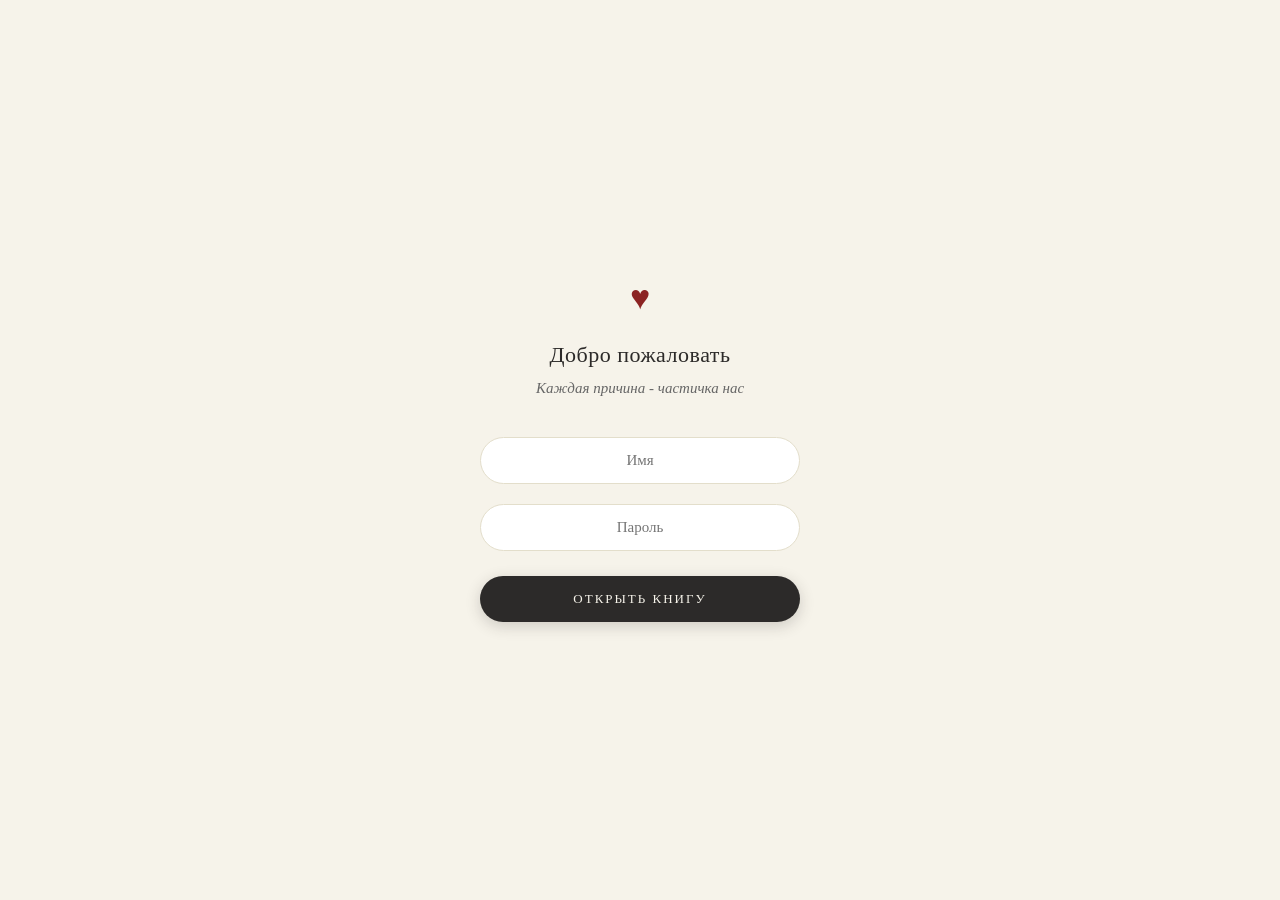
<file: index.html>
<!DOCTYPE html>
<html lang="ru">
<head>
    <meta charset="UTF-8">
    <meta name="viewport" content="width=device-width, initial-scale=1.0">
    <title>Вход — 100 Причина для Айки</title>
    <link rel="stylesheet" href="assets/css/style.css">
</head>
<body>

    <div class="login-container">
        <div class="logo">♥</div>
        <h1>Добро пожаловать</h1>
        <p>Каждая причина - частичка нас</p>
        
        <form id="loginForm">
            <input type="text" id="username" placeholder="Имя" required>
            <input type="password" id="password" placeholder="Пароль" required>
            <button type="submit">Открыть книгу</button>
        </form>
        <div id="errorMessage" class="error">Неверные данные. Попробуй еще раз.</div>
    </div>

    <script src="assets/js/book.js"></script>
</body>
</html>
</file>
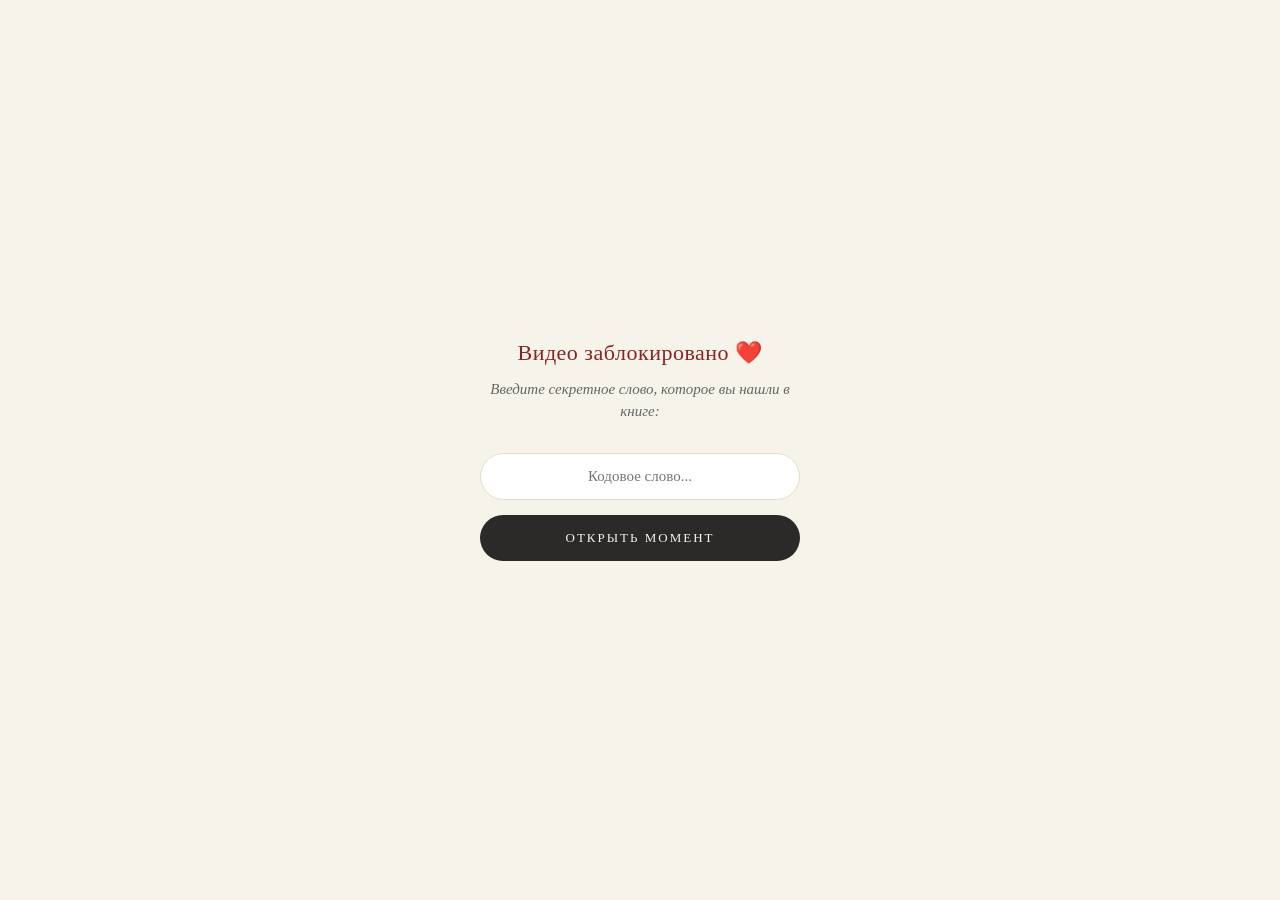
<file: v1/index.html>
<!DOCTYPE html>
<html lang="ru">
<head>
    <meta charset="UTF-8">
    <meta name="viewport" content="width=device-width, initial-scale=1.0">
    <title>Наше Мгновение ❤️</title>
    <link rel="stylesheet" href="v.css?v=1.0">
</head>
<body>

    <div id="lockScreen" class="lock">
        <h2>Видео заблокировано ❤️</h2>
        <p>Введите секретное слово, которое вы нашли в книге:</p>
        <input type="text" id="secretWord" placeholder="Кодовое слово...">
        <button onclick="unlock()">Открыть момент</button>
    </div>

    <div id="player">
        <iframe id="videoFrame" src="" allow="autoplay; encrypted-media" allowfullscreen></iframe>
    </div>

    <script src="v.js"></script>
</body>
</html>
</file>
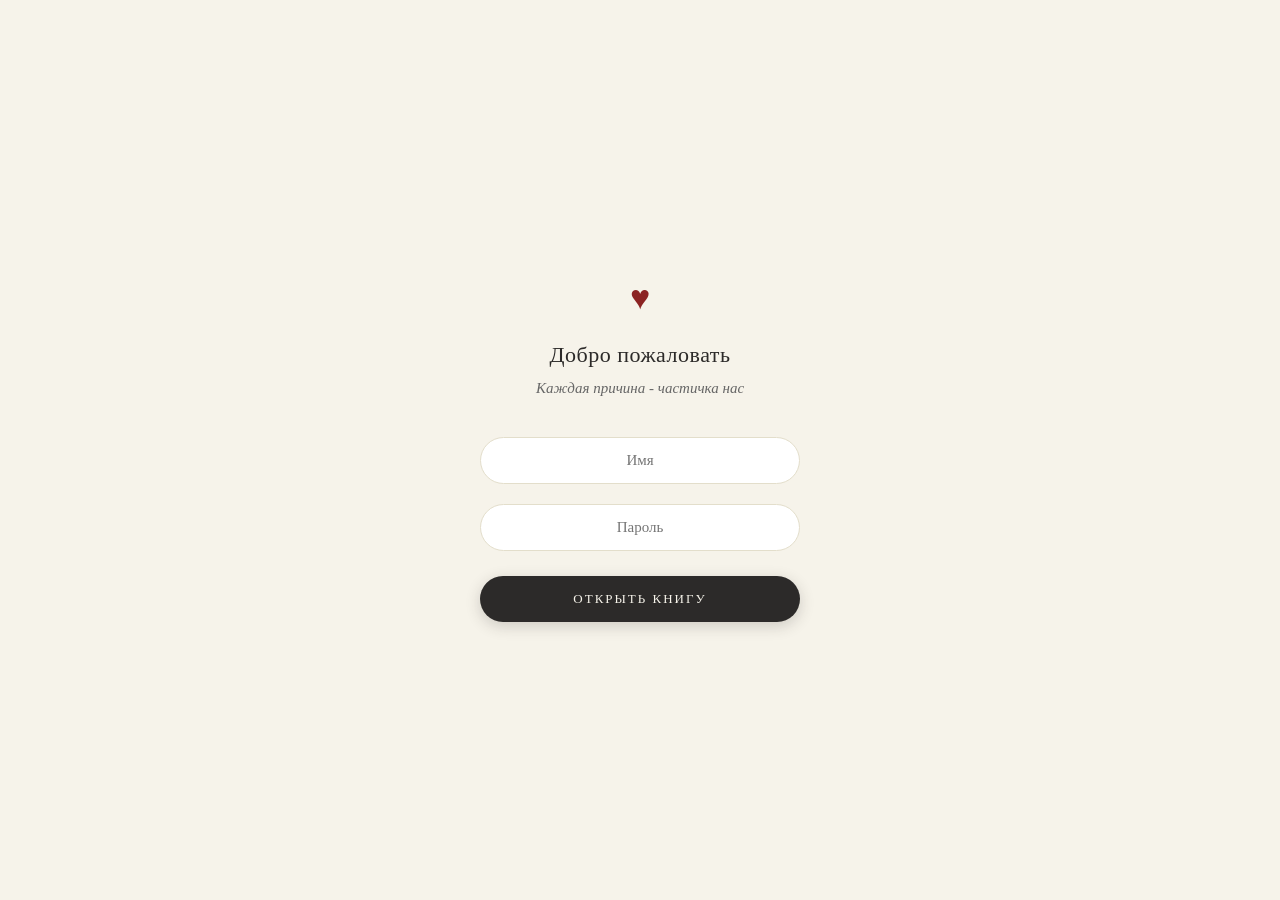
<file: book.html>
<!DOCTYPE html>
<html lang="ru">
<head>
    <meta charset="UTF-8">
    <meta name="viewport" content="width=device-width, initial-scale=1.0">
    <title>100 Причина, почему я люблю тебя</title>
    <!-- Подключаем общие стили -->
    <link rel="stylesheet" href="assets/css/style.css">
    <!-- Специфические стили для книги -->
    <link rel="stylesheet" href="assets/css/book.css">
</head>
<body>

    <div class="page-container">
        <!-- Контейнер для контента страниц -->
        <div id="bookContent">
            <!-- Сюда JS будет подгружать страницы -->
        </div>

        <!-- Навигация -->
        <div class="nav-controls">
            <button class="nav-btn" id="prevBtn" onclick="changePage(-1)" disabled>← Назад</button>
            <span class="page-counter" id="counter">1</span>
            <button class="nav-btn" id="nextBtn" onclick="changePage(1)">Вперед →</button>
        </div>
    </div>

    <!-- Защита от входа без пароля -->
    <script src="assets/js/book.js"></script>
    <script>
        // Инициализация при загрузке
        window.onload = () => {
            // Проверка авторизации (функция в book.js)
            checkAccess(); 
            renderPage(currentPage);
        };
    </script>
</body>
</html>
</file>
<file: assets/css/style.css>
/* Полностью обновленный assets/css/style.css */

/* Базовый сброс и центрирование */
* {
    box-shadow: none;
    box-sizing: border-box;
    margin: 0;
    padding: 0;
    /* Убираем синее выделение при тапе на мобилках */
    -webkit-tap-highlight-color: transparent; 
}

body {
    background-color: #f6f3ea;
    font-family: 'Georgia', serif;
    display: flex;
    justify-content: center;
    align-items: center;
    height: 100vh;
    margin: 0;
    padding: 20px;
}

/* Контейнер формы */
.login-container {
    text-align: center;
    width: 100%;
    max-width: 320px; /* Чуть-чуть расширим для лучшего баланса */
}

/* Изящное бьющееся сердечко */
.logo { 
    color: #8c2323; 
    font-size: 34px; 
    margin-bottom: 25px;
    animation: heartbeat 1.4s infinite ease-in-out;
}

h1 { 
    font-size: 22px; 
    font-weight: normal; 
    color: #2c2a29; 
    margin-bottom: 12px; 
    letter-spacing: 0.5px;
}

p {
    font-size: 15px;
    color: #666;
    font-style: italic;
    margin-bottom: 30px;
}

/* Сглаживаем и смягчаем поля ввода (Имя / Пароль) */
input {
    width: 100%;
    padding: 14px 20px;
    margin: 10px 0;
    border: 1px solid #e3decb; /* Сделали границу мягче, чтобы не резала глаз */
    background: #ffffff;
    text-align: center;
    font-family: 'Georgia', serif;
    font-size: 15px;
    color: #2c2a29;
    
    /* Вот она, магия сглаживания углов */
    border-radius: 25px; 
    
    transition: all 0.3s ease;
    outline: none;
}

/* Эффект легкого фокуса при нажатии на поле ввода */
input:focus {
    border-color: #b5a895;
    background-color: #fffdf9;
}

/* Делаем кнопку «ОТКРЫТЬ КНИГУ» идеальной формы */
button {
    width: 100%;
    padding: 15px 20px;
    background: #2c2a29;
    color: #f6f3ea;
    border: none;
    cursor: pointer;
    font-family: 'Georgia', serif;
    font-size: 13px;
    text-transform: uppercase;
    letter-spacing: 2px; /* Чуть увеличили расстояние между буквами для стиля */
    margin-top: 15px;
    
    /* Сглаживаем углы кнопки, делая её аккуратной и овальной */
    border-radius: 25px; 
    
    /* Мягкая, дорогая тень для объема */
    box-shadow: 0 4px 15px rgba(44, 42, 41, 0.2); 
    
    transition: all 0.3s ease;
}

/* Интерактив при нажатии */
button:hover {
    background: #403d3a;
    transform: translateY(-1px);
    box-shadow: 0 6px 20px rgba(44, 42, 41, 0.25);
}

button:active {
    transform: translateY(1px);
    box-shadow: 0 2px 10px rgba(44, 42, 41, 0.2);
}

/* Стили для ошибки */
.error { 
    color: #8c2323; 
    font-size: 13px; 
    margin-top: 20px; 
    display: none; 
    font-style: italic;
}

/* Анимация для сердечка, чтобы страница ожила */
@keyframes heartbeat {
    0% { transform: scale(1); }
    14% { transform: scale(1.15); }
    28% { transform: scale(1); }
    42% { transform: scale(1.15); }
    70% { transform: scale(1); }
}
</file>
<file: v1/v.css>
/* Полностью вертикальный плеер для v1/v.css */

* {
    box-shadow: none;
    box-sizing: border-box;
    margin: 0;
    padding: 0;
    -webkit-tap-highlight-color: transparent;
}

body { 
    margin: 0; 
    background-color: #f6f3ea; 
    color: #2c2a29; 
    font-family: 'Georgia', serif; 
    display: flex; 
    align-items: center; 
    justify-content: center; 
    height: 100vh; 
    padding: 20px;
    overflow: hidden;
}

.lock { 
    text-align: center; 
    width: 100%;
    max-width: 320px; 
}

h2 { 
    font-size: 22px;
    font-weight: normal; 
    color: #8c2323; 
    margin-bottom: 12px; 
    letter-spacing: 0.5px;
}

p { 
    font-size: 15px;
    color: #666; 
    font-style: italic; 
    margin-bottom: 30px; 
    line-height: 1.5;
}

input { 
    width: 100%;
    padding: 14px 20px; 
    margin-bottom: 15px;
    border: 1px solid #e3decb; 
    background: #ffffff; 
    text-align: center; 
    font-family: 'Georgia', serif;
    font-size: 15px;
    color: #2c2a29;
    border-radius: 25px; 
    outline: none;
    transition: all 0.3s ease;
}

button { 
    width: 100%;
    padding: 15px 20px; 
    background: #2c2a29; 
    color: #f6f3ea; 
    border: none; 
    border-radius: 25px; 
    font-family: 'Georgia', serif;
    font-size: 13px;
    text-transform: uppercase;
    letter-spacing: 2px;
    cursor: pointer;
}

/* Настройки вертикального плеера на весь экран */
#player { 
    display: none; 
    position: fixed;
    top: 0;
    left: 0;
    width: 100vw; 
    height: 100vh; 
    background: #000; 
    z-index: 999;
}

/* Видео заполняет 100% высоты и ширины экрана смартфона */
iframe { 
    width: 100%; 
    height: 100%; 
    border: none;
    position: absolute;
    top: 0;
    left: 0;
}
</file>
<file: assets/css/book.css>
/* Исправленный assets/css/book.css */
/* Добавь это в самую первую строку файла */
body {
    display: block !important;
    height: auto !important;
    min-height: 100vh !important;
    overflow-y: auto !important;
    background-color: #f6f3ea; /* Цвет фона страницы */
    margin: 0;
}

/* Главный контейнер страницы */
.page-container {
    width: 100%;
    max-width: 500px;
    /* Убираем flex-центрирование по вертикали, чтобы не блокировать скролл */
    display: block; 
    /* Делаем хорошие отступы сверху и снизу, чтобы текст не прилипал к краям экрана */
    padding: 60px 20px 120px 20px; 
    margin: 0 auto;
    position: relative;
    min-height: 100vh;
}

/* Контейнер для динамического контента */
#bookContent {
    width: 100%;
    text-align: center;
}

/* Стили заголовков страниц книги */
.book-title {
    font-size: 13px;
    letter-spacing: 3px;
    text-transform: uppercase;
    color: #8e8a82;
    text-align: center;
    margin-bottom: 5px;
    font-family: 'Georgia', serif;
}

/* Сердечко-разделитель */
.heart-divider {
    color: #8c2323;
    margin: 15px 0 30px 0;
    font-size: 14px;
    text-align: center;
}

/* Основной блок текста причин/пролога */
.content-text {
    text-align: center;
    font-size: 16px;
    line-height: 1.8;
    color: #2c2a29;
    font-style: italic;
    width: 100%;
}

/* Специфические отступы для абзацев внутри контента */
.content-text p {
    margin-bottom: 16px;
    text-align: center;
}

/* Кнопка перехода на видео */
.video-btn {
    margin: 30px auto 0 auto;
    display: inline-block;
}

/* Фиксированная нижняя панель навигации */
/* Мы крепим её к низу экрана, чтобы она всегда была под рукой, пока читаешь */
.nav-controls {
    position: fixed;
    bottom: 0;
    left: 50%;
    transform: translateX(-50%);
    width: 100%;
    max-width: 500px;
    background: linear-gradient(to top, #f6f3ea 80%, rgba(246, 243, 234, 0));
    display: flex;
    justify-content: space-between;
    align-items: center;
    padding: 30px 20px 20px 20px;
    z-index: 10;
}

/* Кнопки Назад / Вперед */
.nav-controls .nav-btn {
    width: auto !important;
    padding: 10px 20px !important;
    font-size: 12px;
    background: #ffffff;
    color: #2c2a29;
    border: 1px solid #e3decb;
    box-shadow: 0 2px 8px rgba(0,0,0,0.04) !important;
    border-radius: 20px;
    text-transform: uppercase;
    letter-spacing: 1px;
    margin: 0 !important;
    transition: all 0.2s ease;
}

.nav-controls .nav-btn:hover {
    background: #2c2a29;
    color: #f6f3ea;
}

.nav-controls .nav-btn:disabled {
    opacity: 0.15 !important;
    cursor: not-allowed;
    background: transparent !important;
    color: #2c2a29 !important;
    border-color: #e3decb !important;
    box-shadow: none !important;
}

/* Счетчик страниц */
.page-counter {
    color: #888;
    font-size: 13px;
    font-family: 'Georgia', serif;
    background: #f6f3ea;
    padding: 4px 10px;
    border-radius: 10px;
}
</file>
